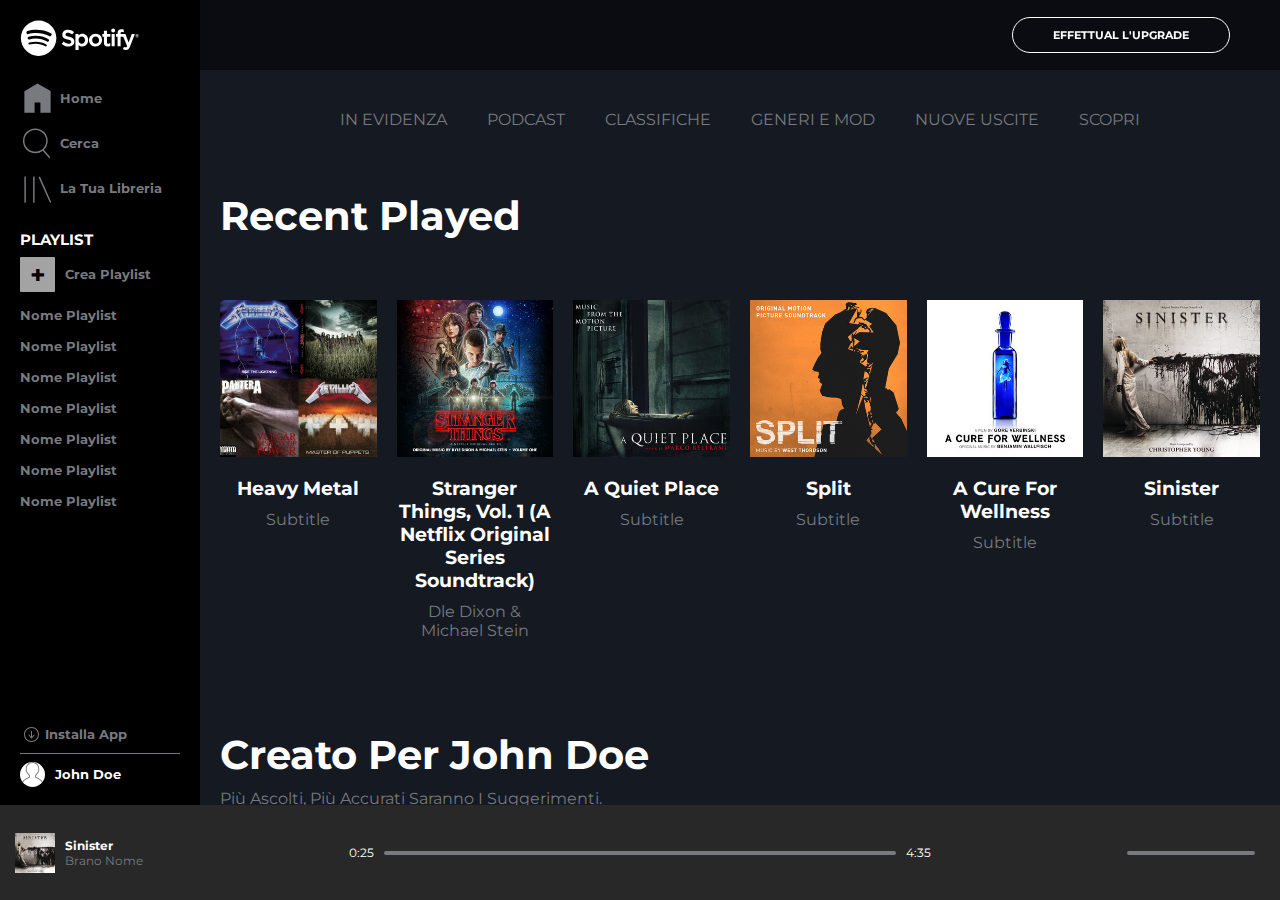
<file: index.html>
<!DOCTYPE html>
<html lang="en">

<head>
  <meta charset="UTF-8">
  <meta name="viewport" content="width=device-width, initial-scale=1.0">
  <link rel="preconnect" href="https://fonts.googleapis.com">
  <link rel="preconnect" href="https://fonts.gstatic.com" crossorigin>
  <link
    href="https://fonts.googleapis.com/css2?family=Montserrat:ital,wght@0,100..900;1,100..900&family=PT+Sans:ital,wght@0,400;0,700;1,400;1,700&family=Rajdhani:wght@300;400;500;600;700&display=swap"
    rel="stylesheet">
  <link rel="stylesheet" href="https://cdnjs.cloudflare.com/ajax/libs/font-awesome/6.5.1/css/all.min.css"
    integrity="sha512-DTOQO9RWCH3ppGqcWaEA1BIZOC6xxalwEsw9c2QQeAIftl+Vegovlnee1c9QX4TctnWMn13TZye+giMm8e2LwA=="
    crossorigin="anonymous" referrerpolicy="no-referrer" /> <!-- Link a Font Awesome-->
  <link rel="stylesheet" href="resources/css/utility.css">
  <link rel="stylesheet" href="resources/css/style.css">
  <link rel="stylesheet" href="resources/css/animation.css">
  <link rel="stylesheet" href="resources/css/media-query.css">
  <title>Spotify-Boolean</title>
</head>

<body id="index">
  <div id="app">
    <div id="main-content">
      <header class="bg-color-nav-background display-flex flex-direction-column overflow-hidden">
        <div class="header-top display-flex flex-direction-column">
          <div id="logo">
            <img class="big-logo" src="resources/img/logo.svg" alt="Spotify logo">
            <img class="small-logo display-none" src="resources/img/logo-small.svg" alt="Spotify logo">
          </div>
          <ul>
            <li class="highlighted display-flex align-items-center">
              <svg class="header-icon" viewBox="0 0 512 512" xmlns="http://www.w3.org/2000/svg">
                <path
                  d="M448 463.746h-149.333v-149.333h-85.334v149.333h-149.333v-315.428l192-111.746 192 110.984v316.19z"
                  fill="" />
              </svg>
              <span><a>home</a></span>
            </li>
            <li class="highlighted display-flex align-items-center ">
              <svg class="header-icon" viewBox="0 0 512 512" xmlns="http://www.w3.org/2000/svg">
                <path
                  d="M349.714 347.937l93.714 109.969-16.254 13.969-93.969-109.969q-48.508 36.825-109.207 36.825-36.826 0-70.476-14.349t-57.905-38.603-38.603-57.905-14.349-70.476 14.349-70.476 38.603-57.905 57.905-38.603 70.476-14.349 70.476 14.349 57.905 38.603 38.603 57.905 14.349 70.476q0 37.841-14.73 71.619t-40.889 58.921zM224 377.397q43.428 0 80.254-21.461t58.286-58.286 21.461-80.254-21.461-80.254-58.286-58.285-80.254-21.46-80.254 21.46-58.285 58.285-21.46 80.254 21.46 80.254 58.285 58.286 80.254 21.461z"
                  fill="" fill-rule="evenodd" />
              </svg>
              <span><a>Cerca</a></span>
            </li>
            <li class="highlighted display-flex align-items-center">
              <svg class="header-icon" viewBox="0 0 512 512" xmlns="http://www.w3.org/2000/svg">
                <path
                  d="M291.301 81.778l166.349 373.587-19.301 8.635-166.349-373.587zM64 463.746v-384h21.334v384h-21.334zM192 463.746v-384h21.334v384h-21.334z"
                  fill="#ffffff" />
              </svg>
              <span><a href="library.html">la tua libreria</a></span>
            </li>
          </ul>
          <div class="header-playlists min-height-0 display-flex flex-direction-column">
            <h3 class="text-transform-uppercase text-color-primary">playlist</h3>
            <ul class="height-100x100 overflow-y-auto">
              <li class="display-flex align-items-center highlighted">
                <div class="plus text-align-center">+</div>
                <span>Crea playlist</span>
              </li>
              <li class="highlighted">Nome playlist</li>
              <li class="highlighted">Nome playlist</li>
              <li class="highlighted">Nome playlist</li>
              <li class="highlighted">Nome playlist</li>
              <li class="highlighted">Nome playlist</li>
              <li class="highlighted">Nome playlist</li>
              <li class="highlighted">Nome playlist</li>
            </ul>
          </div>
        </div>
        <div class="header-bottom bg-color-nav-background">
          <div class="download display-flex align-items-center highlighted">
            <svg class="header-icon" viewBox="0 0 20 20" xmlns="http://www.w3.org/2000/svg">
              <title>Download icon</title>
              <path
                d="M12 11.657V6h-1v5.65L9.076 9.414l-.758.65 3.183 3.702 3.195-3.7-.758-.653L12 11.657zM11.5 2C7.358 2 4 5.358 4 9.5c0 4.142 3.358 7.5 7.5 7.5 4.142 0 7.5-3.358 7.5-7.5C19 5.358 15.642 2 11.5 2zm0 14C7.916 16 5 13.084 5 9.5S7.916 3 11.5 3 18 5.916 18 9.5 15.084 16 11.5 16z"
                fill="#ffffff" fill-rule="evenodd" />
            </svg>
            <span>installa app</span>
          </div>
          <div class="profile display-flex align-items-center">
            <svg class="header-icon circle-container" viewBox="0 0 80 90" xmlns="http://www.w3.org/2000/svg">
              <title>User Icon</title>
              <path
                d="M67.74 61.78l-14.5-8.334c-.735-.422-1.24-1.145-1.385-1.98-.145-.835.088-1.685.638-2.33l5.912-6.93c3.747-4.378 5.81-9.967 5.81-15.737v-2.256c0-6.668-2.792-13.108-7.658-17.67C51.622 1.92 45.17-.386 38.392.054c-12.677.82-22.607 11.772-22.607 24.934v1.483c0 5.77 2.063 11.36 5.81 15.736l5.912 6.933c.55.644.783 1.493.638 2.33-.143.834-.648 1.556-1.383 1.98l-14.494 8.33C4.7 66.077 0 74.15 0 82.844v6.76h3.333v-6.76c0-7.5 4.055-14.46 10.59-18.174l14.5-8.334c1.597-.918 2.692-2.487 3.007-4.302.315-1.815-.19-3.66-1.387-5.06l-5.913-6.936c-3.23-3.775-5.01-8.594-5.01-13.57v-1.484c0-11.41 8.562-20.9 19.488-21.608 5.85-.377 11.415 1.61 15.67 5.598 4.26 3.992 6.605 9.404 6.605 15.24v2.254c0 4.976-1.778 9.796-5.01 13.57l-5.915 6.935c-1.195 1.4-1.7 3.246-1.386 5.06.313 1.816 1.41 3.385 3.008 4.303l14.507 8.338c6.525 3.71 10.58 10.67 10.58 18.17v6.76H80v-6.76c0-8.695-4.7-16.768-12.26-21.063z"
                fill="#ffffff" fill-rule="evenodd" />
            </svg>
            <span class="text-color-primary margin-left5">John Doe</span>
          </div>
        </div>
      </header>

      <div id="content" class="bg-color-content-background overflow-y-auto padding-top80 text-color-primary">
        <div id="upgrade-banner" class=" display-flex align-items-center justify-content-flex-end">
          <h3 class="upgrade text-transform-uppercase pointer">effettual l'upgrade</h3>
        </div>
        <div class="playlists-container padding-20">

          <ul class="text-transform-uppercase display-flex justify-content-center text-color-text-not-highlighted">
            <li><a class="highlighted" href="www.google.it">in evidenza<div class="green-bar-x"></div></a>
            </li>
            <li><a class="highlighted" href="www.google.it">podcast <div class="green-bar-x"></div> </a></li>
            <li><a class="highlighted" href="www.google.it">classifiche <div class="green-bar-x"></div> </a></li>
            <li><a class="highlighted" href="www.google.it">generi e mod <div class="green-bar-x"></div> </a></li>
            <li><a class="highlighted" href="www.google.it">nuove uscite <div class="green-bar-x"></div> </a></li>
            <li><a class="highlighted" href="www.google.it">scopri <div class="green-bar-x"></div> </a></li>
          </ul>

          <section class="recent-playlist">
            <h2>recent played</h2>
            <div class="playlists display-flex gap-20">
              <div class="single-playlist text-align-center">
                <div class="playlist-img-container">
                  <img src="resources/img/metal_lifting.jpg" alt="Heavy Metal">
                  <div class="play-hover "><i class="fa-regular fa-circle-play"></i></div>
                </div>
                <h3>Heavy Metal</h3>
                <p>subtitle</p>
              </div>
              <div class="single-playlist text-align-center">
                <div class="playlist-img-container">
                  <img src="resources/img/stranger.jpeg" alt="Stranger Things">
                  <div class="play-hover "><i class="fa-regular fa-circle-play"></i></div>
                </div>
                <h3>Stranger Things, Vol. 1 (a Netflix Original Series Soundtrack)</h3>
                <p>Dle Dixon &amp; Michael Stein</p>
              </div>
              <div class="single-playlist text-align-center">
                <div class="playlist-img-container">
                  <img src="resources/img/aquietplace.jpeg" alt="A quiet place">
                  <div class="play-hover "><i class="fa-regular fa-circle-play"></i></div>
                </div>
                <h3>A Quiet Place</h3>
                <p>subtitle</p>
              </div>
              <div class="single-playlist text-align-center">
                <div class="playlist-img-container">
                  <img src="resources/img/split.jpeg" alt="Split">
                  <div class="play-hover "><i class="fa-regular fa-circle-play"></i></div>
                </div>
                <h3>Split</h3>
                <p>subtitle</p>
              </div>
              <div class="single-playlist text-align-center">
                <div class="playlist-img-container">
                  <img src="resources/img/cure.jpeg" alt="A cure for wellness">
                  <div class="play-hover "><i class="fa-regular fa-circle-play"></i></div>
                </div>
                <h3>A cure for wellness</h3>
                <p>subtitle</p>
              </div>
              <div class="single-playlist text-align-center">
                <div class="playlist-img-container">
                  <img src="resources/img/sinister.jpeg" alt="sinister">
                  <div class="play-hover "><i class="fa-regular fa-circle-play"></i></div>
                </div>
                <h3>Sinister</h3>
                <p>subtitle</p>
              </div>
            </div>
          </section>

          <section class="created-for">
            <h2>creato per John Doe</h2>
            <p>più ascolti, più accurati saranno i suggerimenti.</p>
            <div class="playlists display-flex gap-20">
              <div class="single-playlist text-align-center">
                <div class="playlist-img-container">
                  <img src="resources/img/radar.jpeg" alt="Release rader">
                  <div class="play-hover "><i class="fa-regular fa-circle-play"></i></div>
                </div>
                <h3>Release rader</h3>
              </div>
              <div class="single-playlist text-align-center">
                <div class="playlist-img-container">
                  <img src="resources/img/mixdaily.jpeg" alt="Daily Mix 1">
                  <div class="play-hover "><i class="fa-regular fa-circle-play"></i></div>
                </div>
                <h3>Daily Mix 1</h3>
              </div>
            </div>
          </section>

          <section class="Popular artists">
            <h2>artisti più popolari</h2>
            <p>più ascolti, più accurati saranno i suggerimenti.</p>
            <div class="playlists display-flex gap-20">
              <div class="single-playlist text-align-center">
                <div class="playlist-img-container circle-container">
                  <img class="circle-img" src="resources/img/youg.jpeg" alt="Lana del Rey">
                  <div class="play-hover "><i class="fa-regular fa-circle-play"></i></div>
                </div>
                <h3>Lana del Rey</h3>
              </div>
              <div class="single-playlist text-align-center">
                <div class="playlist-img-container circle-container">
                  <img class="circle-img" src="resources/img/einaudi.jpeg" alt="Ludovico Einaudi">
                  <div class="play-hover "><i class="fa-regular fa-circle-play"></i></div>
                </div>
                <h3>Ludovico Einaudi</h3>
              </div>
            </div>
          </section>

        </div>
      </div>
    </div>

    <div id="toolbar" class="bg-color-toolbar-background display-flex justify-content-space-between align-items-center">
      <div class="toolbar-left display-flex align-items-center">
        <div class="track display-flex align-items-center">
          <div class="track-img img-container">
            <img src="resources/img/sinister.jpeg" alt="Sinister song">
          </div>
          <div class="song-information font-size-em-75">
            <h4 class="text-color-primary">Sinister</h4>
            <p><a class="hover-underline highlighted" href="www.google.it">Brano Nome</a></p>
          </div>

        </div>
        <div class="add-to-favorites display-flex">
          <i class="fa-regular fa-heart highlighted"></i>
          <i class="fa-regular fa-folder-open highlighted"></i>
        </div>
      </div>
      <div class="toolbar-center display-flex flex-direction-column align-items-center text-color-primary">
        <div class="toolbar-center-top display-flex align-items-center justify-content-space-between gap-10">
          <i class="fa-solid fa-shuffle"></i>
          <i class="fa-solid fa-backward-step"></i>
          <i class="fa-regular fa-circle-play font-size-em-200">
          </i>
          <i class="fa-solid fa-forward-step"></i>
          <i class="fa-solid fa-rotate-right"></i>
        </div>
        <div class="toolbar-center-bottom display-flex align-items-center ">
          <div class="time font-size-em-75">0:25</div>
          <div class="progress position-relative">
            <div class="play-bar-hover display-none">
              <div class="play-bar-active"></div>
              <i class="fa-solid fa-circle margin-0"></i>
            </div>
          </div>
          <div class="duration font-size-em-75">4:35</div>
        </div>
      </div>
      <div class="toolbar-right display-flex align-items-center text-color-primary">
        <i class="fa-solid fa-list-ul"></i>
        <i class="fa-solid fa-desktop"></i>
        <i class="fa-solid fa-volume-high position-relative">
          <div class="vertical-volume-container display-none">
            <div class="volume-bar-y"></div>
          </div>
        </i>
        <div class="volume-bar-x position-relative">
          <div class="audio-bar-hover display-none">
            <div class="audio-bar-active"></div>
            <i class="fa-solid fa-circle margin-0"></i>
          </div>
        </div>
      </div>
    </div>
  </div>
</body>

<style>
</style>

</html>
</file>
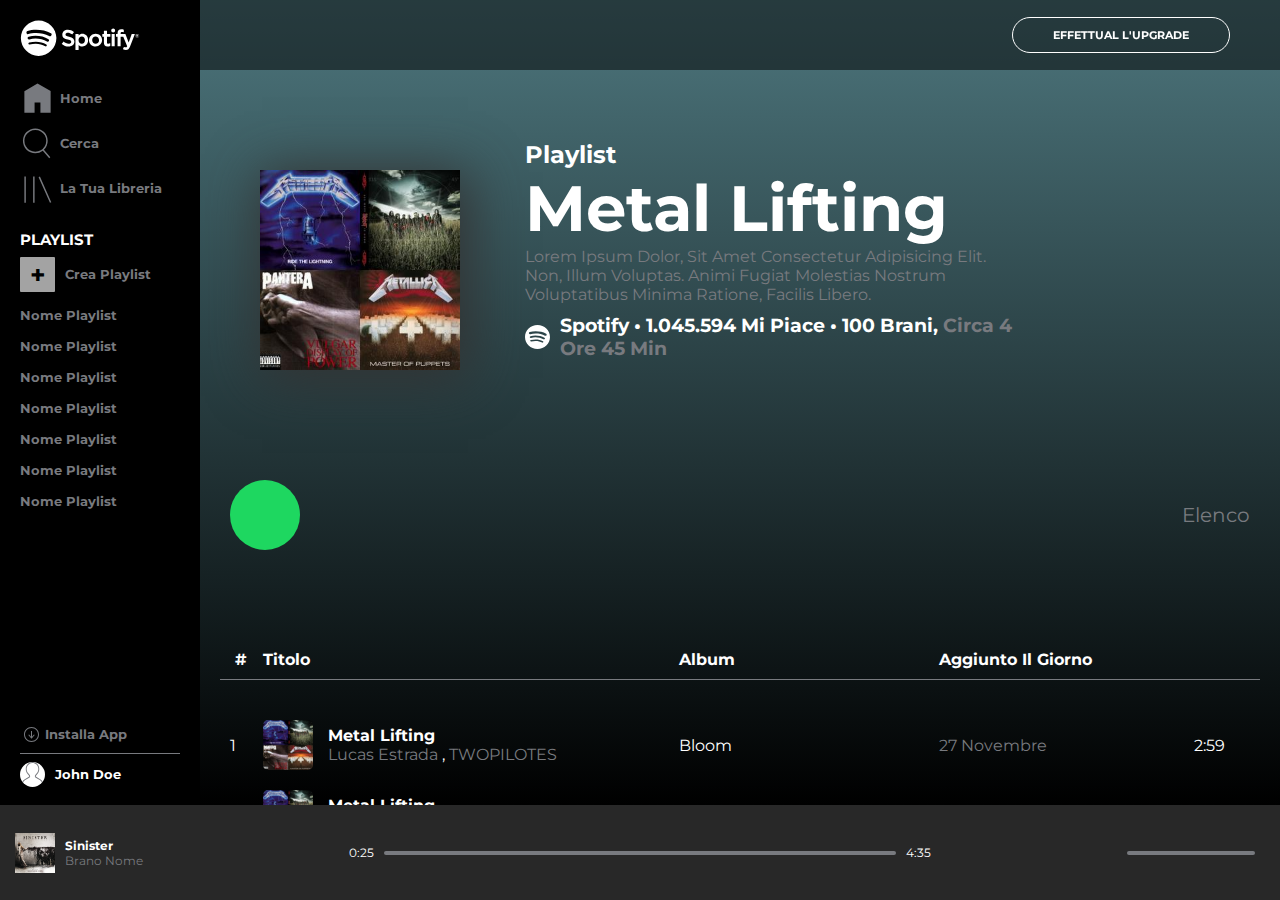
<file: library.html>
<!DOCTYPE html>
<html lang="en">

<head>
  <meta charset="UTF-8">
  <meta name="viewport" content="width=device-width, initial-scale=1.0">
  <link rel="preconnect" href="https://fonts.googleapis.com">
  <link rel="preconnect" href="https://fonts.gstatic.com" crossorigin>
  <link
    href="https://fonts.googleapis.com/css2?family=Montserrat:ital,wght@0,100..900;1,100..900&family=PT+Sans:ital,wght@0,400;0,700;1,400;1,700&family=Rajdhani:wght@300;400;500;600;700&display=swap"
    rel="stylesheet">
  <link rel="stylesheet" href="https://cdnjs.cloudflare.com/ajax/libs/font-awesome/6.5.1/css/all.min.css"
    integrity="sha512-DTOQO9RWCH3ppGqcWaEA1BIZOC6xxalwEsw9c2QQeAIftl+Vegovlnee1c9QX4TctnWMn13TZye+giMm8e2LwA=="
    crossorigin="anonymous" referrerpolicy="no-referrer" /> <!-- Link a Font Awesome-->
  <link rel="stylesheet" href="resources/css/utility.css">
  <link rel="stylesheet" href="resources/css/style.css">
  <link rel="stylesheet" href="resources/css/animation.css">
  <link rel="stylesheet" href="resources/css/media-query.css">
  <title>Library-Spotify-Boolean</title>
</head>

<body id="library">
  <div id="app">
    <div id="main-content">
      <header class="bg-color-nav-background display-flex flex-direction-column overflow-hidden">
        <div class="header-top display-flex flex-direction-column">
          <div id="logo">
            <img class="big-logo" src="resources/img/logo.svg" alt="Spotify logo">
            <img class="small-logo display-none" src="resources/img/logo-small.svg" alt="Spotify logo">
          </div>
          <ul>
            <li class="highlighted display-flex align-items-center">
              <svg class="header-icon" viewBox="0 0 512 512" xmlns="http://www.w3.org/2000/svg">
                <path
                  d="M448 463.746h-149.333v-149.333h-85.334v149.333h-149.333v-315.428l192-111.746 192 110.984v316.19z"
                  fill="" />
              </svg>
              <span><a>home</a></span>
            </li>
            <li class="highlighted display-flex align-items-center ">
              <svg class="header-icon" viewBox="0 0 512 512" xmlns="http://www.w3.org/2000/svg">
                <path
                  d="M349.714 347.937l93.714 109.969-16.254 13.969-93.969-109.969q-48.508 36.825-109.207 36.825-36.826 0-70.476-14.349t-57.905-38.603-38.603-57.905-14.349-70.476 14.349-70.476 38.603-57.905 57.905-38.603 70.476-14.349 70.476 14.349 57.905 38.603 38.603 57.905 14.349 70.476q0 37.841-14.73 71.619t-40.889 58.921zM224 377.397q43.428 0 80.254-21.461t58.286-58.286 21.461-80.254-21.461-80.254-58.286-58.285-80.254-21.46-80.254 21.46-58.285 58.285-21.46 80.254 21.46 80.254 58.285 58.286 80.254 21.461z"
                  fill="" fill-rule="evenodd" />
              </svg>
              <span><a>Cerca</a></span>
            </li>
            <li class="highlighted display-flex align-items-center">
              <svg class="header-icon" viewBox="0 0 512 512" xmlns="http://www.w3.org/2000/svg">
                <path
                  d="M291.301 81.778l166.349 373.587-19.301 8.635-166.349-373.587zM64 463.746v-384h21.334v384h-21.334zM192 463.746v-384h21.334v384h-21.334z"
                  fill="#ffffff" />
              </svg>
              <span><a href="library.html">la tua libreria</a></span>
            </li>
          </ul>
          <div class="header-playlists min-height-0 display-flex flex-direction-column">
            <h3 class="text-transform-uppercase text-color-primary">playlist</h3>
            <ul class="height-100x100 overflow-y-auto">
              <li class="display-flex align-items-center highlighted">
                <div class="plus text-align-center">+</div>
                <span>Crea playlist</span>
              </li>
              <li class="highlighted">Nome playlist</li>
              <li class="highlighted">Nome playlist</li>
              <li class="highlighted">Nome playlist</li>
              <li class="highlighted">Nome playlist</li>
              <li class="highlighted">Nome playlist</li>
              <li class="highlighted">Nome playlist</li>
              <li class="highlighted">Nome playlist</li>
            </ul>
          </div>
        </div>
        <div class="header-bottom bg-color-nav-background">
          <div class="download display-flex align-items-center highlighted">
            <svg class="header-icon" viewBox="0 0 20 20" xmlns="http://www.w3.org/2000/svg">
              <title>Download icon</title>
              <path
                d="M12 11.657V6h-1v5.65L9.076 9.414l-.758.65 3.183 3.702 3.195-3.7-.758-.653L12 11.657zM11.5 2C7.358 2 4 5.358 4 9.5c0 4.142 3.358 7.5 7.5 7.5 4.142 0 7.5-3.358 7.5-7.5C19 5.358 15.642 2 11.5 2zm0 14C7.916 16 5 13.084 5 9.5S7.916 3 11.5 3 18 5.916 18 9.5 15.084 16 11.5 16z"
                fill="#ffffff" fill-rule="evenodd" />
            </svg>
            <span>installa app</span>
          </div>
          <div class="profile display-flex align-items-center">
            <svg class="header-icon circle-container" viewBox="0 0 80 90" xmlns="http://www.w3.org/2000/svg">
              <title>User Icon</title>
              <path
                d="M67.74 61.78l-14.5-8.334c-.735-.422-1.24-1.145-1.385-1.98-.145-.835.088-1.685.638-2.33l5.912-6.93c3.747-4.378 5.81-9.967 5.81-15.737v-2.256c0-6.668-2.792-13.108-7.658-17.67C51.622 1.92 45.17-.386 38.392.054c-12.677.82-22.607 11.772-22.607 24.934v1.483c0 5.77 2.063 11.36 5.81 15.736l5.912 6.933c.55.644.783 1.493.638 2.33-.143.834-.648 1.556-1.383 1.98l-14.494 8.33C4.7 66.077 0 74.15 0 82.844v6.76h3.333v-6.76c0-7.5 4.055-14.46 10.59-18.174l14.5-8.334c1.597-.918 2.692-2.487 3.007-4.302.315-1.815-.19-3.66-1.387-5.06l-5.913-6.936c-3.23-3.775-5.01-8.594-5.01-13.57v-1.484c0-11.41 8.562-20.9 19.488-21.608 5.85-.377 11.415 1.61 15.67 5.598 4.26 3.992 6.605 9.404 6.605 15.24v2.254c0 4.976-1.778 9.796-5.01 13.57l-5.915 6.935c-1.195 1.4-1.7 3.246-1.386 5.06.313 1.816 1.41 3.385 3.008 4.303l14.507 8.338c6.525 3.71 10.58 10.67 10.58 18.17v6.76H80v-6.76c0-8.695-4.7-16.768-12.26-21.063z"
                fill="#ffffff" fill-rule="evenodd" />
            </svg>
            <span class="text-color-primary margin-left5">John Doe</span>
          </div>
        </div>
      </header>

      <div id="content" class="overflow-y-auto padding-top80 text-color-primary">
        <div id="upgrade-banner" class=" display-flex align-items-center justify-content-flex-end">
          <h3 class="upgrade text-transform-uppercase pointer">effettual l'upgrade</h3>
        </div>

        <section id="active-song" class="display-flex align-items-flex-end">
          <div class="img-container">
            <img src="resources/img/metal_lifting.jpg" alt="metal lifiting song image">
          </div>
          <div class="song-information">
            <h6 class="font-size-em-150">playlist</h6>
            <h2>Metal Lifting</h2>
            <p>Lorem ipsum dolor, sit amet consectetur adipisicing elit. Non, illum voluptas. Animi fugiat molestias
              nostrum voluptatibus minima ratione, facilis libero.</p>
            <div class="likes display-flex align-items-center gap-10">
              <div class="small-logo-container">
                <img src="resources/img/logo-small.svg" alt="Spotify logo">
              </div>
              <h3>
                <a href="#" class="hover-underline">Spotify</a> &#x2022; 1.045.594 Mi piace &#x2022; 100 brani, <span
                  class="text-color-text-not-highlighted">circa 4 ore 45 min</span>
              </h3>
            </div>
          </div>
          <div class="song-animation">

          </div>
        </section>

        <section id="playlist-command" class="display-flex align-items-center justify-content-space-between">
          <div class="display-flex align-items-center gap-20 justify-content-space-between font-size-em-300">
            <div class="play-container">
              <i class="fa-solid fa-play pointer font-size-rem-150 text-color-nav-background"></i>
            </div>

            <i class="fa-regular fa-heart pointer text-color-text-not-highlighted hover-text-color-primary"></i>
            <i class="fa-solid fa-ellipsis text-color-text-not-highlighted hover-text-color-primary pointer"></i>
          </div>
          <div class="text-color-text-not-highlighted font-size-em-125 display-flex align-items-center gap-10">
            <span class="">Elenco</span>
            <i class="fa-solid fa-list pointer hover-text-color-primary"></i>
          </div>
        </section>

        <section id="active-playlist">
          <table class="width-100x100">
            <thead>
              <tr>
                <th class="text-align-center">&#35;</th>
                <th class="width-40x100">Titolo</th>
                <th class="width-25x100">Album</th>
                <th>Aggiunto il giorno</th>
                <th class="text-align-center"><i class="fa-regular fa-clock"></i></th>
              </tr>
            </thead>
            <tbody>
              <tr class="fix-height">
                <td></td>
              </tr>
              <tr>
                <td><span>1</span>
                  <i class="fa-solid fa-play display-none font-size-em-75 pointer"></i>
                </td>
                <td class="display-flex align-items-center">
                  <div class="small-img-container">
                    <img src="resources/img/metal_lifting.jpg" alt="metal song icon">
                  </div>
                  <div class="small-info">
                    <h4>Metal Lifting</h4>
                    <p class="hover-underline hover-text-color-primary pointer display-inline">Lucas Estrada</p>
                    &#44;
                    <p class="hover-underline hover-text-color-primary pointer display-inline">TWOPILOTES</p>
                  </div>
                </td>
                <td class="hover-underline pointer">Bloom</td>
                <td class="text-color-text-not-highlighted">27 Novembre</td>
                <td class="text-align-center">
                  <i
                    class="fa-regular fa-heart pointer margin-right20 text-color-text-not-highlighted opacity-0 hover-text-color-primary"></i>
                  <span>2:59</span>
                  <i
                    class="fa-solid fa-ellipsis pointer margin-left10 text-color-text-not-highlighted opacity-0 hover-text-color-primary"></i>
                </td>
              </tr>
              <tr>
                <td><span>1</span>
                  <i class="fa-solid fa-play display-none font-size-em-75 pointer"></i>
                </td>
                <td class="display-flex align-items-center">
                  <div class="small-img-container">
                    <img src="resources/img/metal_lifting.jpg" alt="metal song icon">
                  </div>
                  <div class="small-info">
                    <h4>Metal Lifting</h4>
                    <p class="hover-underline hover-text-color-primary pointer display-inline">Lucas Estrada</p>
                    &#44;
                    <p class="hover-underline hover-text-color-primary pointer display-inline">TWOPILOTES</p>
                  </div>
                </td>
                <td class="hover-underline pointer">Bloom</td>
                <td class="text-color-text-not-highlighted">27 Novembre</td>
                <td class="text-align-center">
                  <i
                    class="fa-regular fa-heart pointer margin-right20 text-color-text-not-highlighted opacity-0 hover-text-color-primary"></i>
                  <span>2:59</span>
                  <i
                    class="fa-solid fa-ellipsis pointer margin-left10 text-color-text-not-highlighted opacity-0 hover-text-color-primary"></i>
                </td>
              </tr>
              <tr>
                <td><span>2</span>
                  <i class="fa-solid fa-play display-none font-size-em-75 pointer"></i>
                </td>
                <td class="display-flex align-items-center">
                  <div class="small-img-container">
                    <img src="resources/img/metal_lifting.jpg" alt="metal song icon">
                  </div>
                  <div class="small-info">
                    <h4>Metal Lifting</h4>
                    <p class="hover-underline hover-text-color-primary pointer display-inline">Lucas Estrada</p>
                    &#44;
                    <p class="hover-underline hover-text-color-primary pointer display-inline">TWOPILOTES</p>
                  </div>
                </td>
                <td class="hover-underline pointer">Bloom</td>
                <td class="text-color-text-not-highlighted">27 Novembre</td>
                <td class="text-align-center">
                  <i
                    class="fa-regular fa-heart pointer margin-right20 text-color-text-not-highlighted opacity-0 hover-text-color-primary"></i>
                  <span>2:59</span>
                  <i
                    class="fa-solid fa-ellipsis pointer margin-left10 text-color-text-not-highlighted opacity-0 hover-text-color-primary"></i>
                </td>
              </tr>
              <tr>
                <td><span>3</span>
                  <i class="fa-solid fa-play display-none font-size-em-75 pointer"></i>
                </td>
                <td class="display-flex align-items-center">
                  <div class="small-img-container">
                    <img src="resources/img/metal_lifting.jpg" alt="metal song icon">
                  </div>
                  <div class="small-info">
                    <h4>Metal Lifting</h4>
                    <p class="hover-underline hover-text-color-primary pointer display-inline">Lucas Estrada</p>
                    &#44;
                    <p class="hover-underline hover-text-color-primary pointer display-inline">TWOPILOTES</p>
                  </div>
                </td>
                <td class="hover-underline pointer">Bloom</td>
                <td class="text-color-text-not-highlighted">27 Novembre</td>
                <td class="text-align-center">
                  <i
                    class="fa-regular fa-heart pointer margin-right20 text-color-text-not-highlighted opacity-0 hover-text-color-primary"></i>
                  <span>2:59</span>
                  <i
                    class="fa-solid fa-ellipsis pointer margin-left10 text-color-text-not-highlighted opacity-0 hover-text-color-primary"></i>
                </td>
              </tr>
              <tr>
                <td><span>4</span>
                  <i class="fa-solid fa-play display-none font-size-em-75 pointer"></i>
                </td>
                <td class="display-flex align-items-center">
                  <div class="small-img-container">
                    <img src="resources/img/metal_lifting.jpg" alt="metal song icon">
                  </div>
                  <div class="small-info">
                    <h4>Metal Lifting</h4>
                    <p class="hover-underline hover-text-color-primary pointer display-inline">Lucas Estrada</p>
                    &#44;
                    <p class="hover-underline hover-text-color-primary pointer display-inline">TWOPILOTES</p>
                  </div>
                </td>
                <td class="hover-underline pointer">Bloom</td>
                <td class="text-color-text-not-highlighted">27 Novembre</td>
                <td class="text-align-center">
                  <i
                    class="fa-regular fa-heart pointer margin-right20 text-color-text-not-highlighted opacity-0 hover-text-color-primary"></i>
                  <span>2:59</span>
                  <i
                    class="fa-solid fa-ellipsis pointer margin-left10 text-color-text-not-highlighted opacity-0 hover-text-color-primary"></i>
                </td>
              </tr>
              <tr>
                <td><span>5</span>
                  <i class="fa-solid fa-play display-none font-size-em-75 pointer"></i>
                </td>
                <td class="display-flex align-items-center">
                  <div class="small-img-container">
                    <img src="resources/img/metal_lifting.jpg" alt="metal song icon">
                  </div>
                  <div class="small-info">
                    <h4>Metal Lifting</h4>
                    <p class="hover-underline hover-text-color-primary pointer display-inline">Lucas Estrada</p>
                    &#44;
                    <p class="hover-underline hover-text-color-primary pointer display-inline">TWOPILOTES</p>
                  </div>
                </td>
                <td class="hover-underline pointer">Bloom</td>
                <td class="text-color-text-not-highlighted">27 Novembre</td>
                <td class="text-align-center">
                  <i
                    class="fa-regular fa-heart pointer margin-right20 text-color-text-not-highlighted opacity-0 hover-text-color-primary"></i>
                  <span>2:59</span>
                  <i
                    class="fa-solid fa-ellipsis pointer margin-left10 text-color-text-not-highlighted opacity-0 hover-text-color-primary"></i>
                </td>
              </tr>
              <tr>
                <td><span>6</span>
                  <i class="fa-solid fa-play display-none font-size-em-75 pointer"></i>
                </td>
                <td class="display-flex align-items-center">
                  <div class="small-img-container">
                    <img src="resources/img/metal_lifting.jpg" alt="metal song icon">
                  </div>
                  <div class="small-info">
                    <h4>Metal Lifting</h4>
                    <p class="hover-underline hover-text-color-primary pointer display-inline">Lucas Estrada</p>
                    &#44;
                    <p class="hover-underline hover-text-color-primary pointer display-inline">TWOPILOTES</p>
                  </div>
                </td>
                <td class="hover-underline pointer">Bloom</td>
                <td class="text-color-text-not-highlighted">27 Novembre</td>
                <td class="text-align-center">
                  <i
                    class="fa-regular fa-heart pointer margin-right20 text-color-text-not-highlighted opacity-0 hover-text-color-primary"></i>
                  <span>2:59</span>
                  <i
                    class="fa-solid fa-ellipsis pointer margin-left10 text-color-text-not-highlighted opacity-0 hover-text-color-primary"></i>
                </td>
              </tr>
              <tr>
                <td><span>7</span>
                  <i class="fa-solid fa-play display-none font-size-em-75 pointer"></i>
                </td>
                <td class="display-flex align-items-center">
                  <div class="small-img-container">
                    <img src="resources/img/metal_lifting.jpg" alt="metal song icon">
                  </div>
                  <div class="small-info">
                    <h4>Metal Lifting</h4>
                    <p class="hover-underline hover-text-color-primary pointer display-inline">Lucas Estrada</p>
                    &#44;
                    <p class="hover-underline hover-text-color-primary pointer display-inline">TWOPILOTES</p>
                  </div>
                </td>
                <td class="hover-underline pointer">Bloom</td>
                <td class="text-color-text-not-highlighted">27 Novembre</td>
                <td class="text-align-center">
                  <i
                    class="fa-regular fa-heart pointer margin-right20 text-color-text-not-highlighted opacity-0 hover-text-color-primary"></i>
                  <span>2:59</span>
                  <i
                    class="fa-solid fa-ellipsis pointer margin-left10 text-color-text-not-highlighted opacity-0 hover-text-color-primary"></i>
                </td>
              </tr>
              <tr>
                <td><span>8</span>
                  <i class="fa-solid fa-play display-none font-size-em-75 pointer"></i>
                </td>
                <td class="display-flex align-items-center">
                  <div class="small-img-container">
                    <img src="resources/img/metal_lifting.jpg" alt="metal song icon">
                  </div>
                  <div class="small-info">
                    <h4>Metal Lifting</h4>
                    <p class="hover-underline hover-text-color-primary pointer display-inline">Lucas Estrada</p>
                    &#44;
                    <p class="hover-underline hover-text-color-primary pointer display-inline">TWOPILOTES</p>
                  </div>
                </td>
                <td class="hover-underline pointer">Bloom</td>
                <td class="text-color-text-not-highlighted">27 Novembre</td>
                <td class="text-align-center">
                  <i
                    class="fa-regular fa-heart pointer margin-right20 text-color-text-not-highlighted opacity-0 hover-text-color-primary"></i>
                  <span>2:59</span>
                  <i
                    class="fa-solid fa-ellipsis pointer margin-left10 text-color-text-not-highlighted opacity-0 hover-text-color-primary"></i>
                </td>
              </tr>
            </tbody>
          </table>
        </section>
      </div>
    </div>

    <div id="toolbar" class="bg-color-toolbar-background display-flex justify-content-space-between align-items-center">
      <div class="toolbar-left display-flex align-items-center">
        <div class="track display-flex align-items-center">
          <div class="track-img img-container">
            <img src="resources/img/sinister.jpeg" alt="Sinister song">
          </div>
          <div class="song-information font-size-em-75">
            <h4 class="text-color-primary">Sinister</h4>
            <p><a class="hover-underline highlighted" href="www.google.it">Brano Nome</a></p>
          </div>

        </div>
        <div class="add-to-favorites display-flex">
          <i class="fa-regular fa-heart highlighted"></i>
          <i class="fa-regular fa-folder-open highlighted"></i>
        </div>
      </div>
      <div class="toolbar-center display-flex flex-direction-column align-items-center text-color-primary">
        <div class="toolbar-center-top display-flex align-items-center justify-content-space-between gap-10">
          <i class="fa-solid fa-shuffle"></i>
          <i class="fa-solid fa-backward-step"></i>
          <i class="fa-regular fa-circle-play font-size-em-200">
          </i>
          <i class="fa-solid fa-forward-step"></i>
          <i class="fa-solid fa-rotate-right"></i>
        </div>
        <div class="toolbar-center-bottom display-flex align-items-center">
          <div class="time font-size-em-75">0:25</div>
          <div class="progress position-relative">
            <div class="play-bar-hover display-none">
              <div class="play-bar-active"></div>
              <i class="fa-solid fa-circle margin-0"></i>
            </div>
          </div>
          <div class="duration font-size-em-75">4:35</div>
        </div>
      </div>
      <div class="toolbar-right display-flex align-items-center text-color-primary">
        <i class="fa-solid fa-list-ul"></i>
        <i class="fa-solid fa-desktop"></i>
        <i class="fa-solid fa-volume-high position-relative">
          <div class="vertical-volume-container display-none">
            <div class="volume-bar-y"></div>
          </div>
        </i>
        <div class="volume-bar-x position-relative">
          <div class="audio-bar-hover display-none">
            <div class="audio-bar-active"></div>
            <i class="fa-solid fa-circle margin-0"></i>
          </div>
        </div>
      </div>
    </div>
  </div>
</body>

<style>
</style>

</html>
</file>
<file: resources/css/style.css>
/*COLORS*/

:root {
  --color-content-background: #141922;
  --color-nav-background: #000000;
  --color-primary: #ffffff;
  --color-toolbar-background: #282828;
  --color-text-not-highlighted: #787a7f;
  --color-text-highlighted: #d2d2d2;
  --color-new-playlists: #a3a3a3;
  --color-text-underscore: #adff2f;
  --color-big-light-blue: #4d767d;
  --color-button-librart: #1ED760;
}

.text-color-content-background {
  color: var(--color-content-background);
}

.bg-color-content-background {
  background: var(--color-content-background);
}

.text-color-nav-background {
  color: var(--color-nav-background);
}

.bg-color-nav-background {
  background: var(--color-nav-background);
}

.text-color-primary {
  color: var(--color-primary);
}

.bg-color-primary {
  background: var(--color-primary);
}

.text-color-toolbar-background {
  color: var(--color-toolbar-background);
}

.bg-color-toolbar-background {
  background: var(--color-toolbar-background);
}

.text-color-text-not-highlighted {
  color: var(--color-text-not-highlighted);
}

.bg-color-text-not-highlighted {
  background: var(--color-text-not-highlighted);
}

.text-color-text-highlighted {
  color: var(--color-text-highlighted);
}

.bg-color-text-highlighted {
  background: var(--color-text-highlighted);
}

.text-color-new-playlists {
  color: var(--color-new-playlists);
}

.bg-color-new-playlists {
  background: var(--color-new-playlists);
}

.text-color-text-underscore {
  color: var(--color-text-underscore);
}

.bg-color-text-underscore {
  background: var(--color-text-underscore);
}

/*DOCUMENT*/
body {
  font-family: 'Montserrat', sans-serif;
  text-transform: capitalize;
  color: var(--color-text-not-highlighted);
}

img {
  width: 100%;
  display: block;
}

#app {
  height: 100vh
}

a {
  color: inherit;
}

/*UTILITY*/

.circle-container {
  width: 100%;
  aspect-ratio: 1 / 1;
  overflow: hidden;
  border-radius: 50%;
}

.circle-img {
  height: 100%;
  width: 100%;
  object-fit: cover;
  object-position: center;
}

.highlighted:hover {
  color: var(--color-text-highlighted);
  cursor: pointer
}

.hover-text-color-primary:hover {
  color: var(--color-primary);
}

/******MAIN CONTENT****/

#main-content {
  height: calc(100vh - 95px);
  display: flex;
}


/*header*/

header {
  width: 200px;
  height: 100%;
  font-weight: bold;
  font-size: 0.8em;
}

header #logo,
header .header-playlists {
  padding: 20px
}

header .header-bottom {
  padding: 0 20px;
  margin: 10px 0;
}

header .header-playlists li,
.profile,
.download {
  padding: 8px 0;
}

/*header-top*/

.header-top {
  height: calc(100% - 80px);
}

#logo {
  width: 80%;
}

header .header-top>ul li {
  padding: 5px 20px;

}

.plus {
  font-size: 2em;
  width: 35px;
  height: 35px;
  background-color: var(--color-new-playlists);
  line-height: 35px;
  color: var(--color-nav-background);
  border-radius: 1px;
  margin-right: 10px;
}

.header-icon {
  width: 35px;
  margin-right: 5px;
}

.header-icon path {
  fill: var(--color-text-not-highlighted)
}

.download {
  border-bottom: var(--color-text-not-highlighted) 1px solid;
}

.download .header-icon {
  width: 20px;
}


header .header-top>ul li:hover {
  padding: 5px 15px;
  border-left: var(--color-text-underscore) solid 5px;
}

/*header-bottom*/
.header-bottom {
  height: 80px
}

header .profile .header-icon {
  width: 25px;
  background-color: white
}

header li:hover .header-icon path,
header .header-bottom .download:hover .header-icon path {
  fill: var(--color-primary);
}

header li:hover .plus {
  background-color: var(--color-primary);
}



/****CONTENT*****/

#content {
  width: calc(100% - 200px);
  position: relative;
}

/*upgrade-banner*/
#upgrade-banner {
  top: 0;
  height: 70px;
  width: calc(100% - 200px);
  position: fixed;
  z-index: 1000;
  background-color: rgb(0, 0, 0, 0.5);
}

#upgrade-banner .upgrade {
  margin: 0 50px;
  font-size: 0.7em;
  color: var(--color-primary);
  border: var(--color-primary) 1px solid;
  padding: 10px 40px;
  border-radius: 50px;
}

#upgrade-banner .upgrade:hover {
  transform: scale(1.2);
}


/*plalistis + ul*/
#content p {
  color: var(--color-text-not-highlighted);
}

#content ul li {
  padding: 10px 20px;
}

#content ul li a:hover .green-bar-x {
  opacity: 1;
  transition: 0.3s;
}

section {
  padding: 40px 0;
}

#content h2 {
  font-size: 2.5em;
  padding: 10px 0;
}

.playlists {
  padding-top: 50px;
}

.single-playlist h3 {
  padding: 20px 0 10px 0;
}

.single-playlist {
  width: calc((100% - 100px) / 6);
}

/*HOVER & BONUS*/
/*hover img*/

.playlist-img-container {
  position: relative;
  overflow: hidden;
}

.playlist-img-container:hover .play-hover {
  display: flex;
}

.play-hover {
  display: none;
  color: var(--color-primary);
  background-color: rgba(0, 0, 0, 0.5);
  width: 700px;
  height: 700px;
  position: absolute;
  top: 50%;
  left: 50%;
  transform: translate(-50%, -50%);
  align-items: center;
  justify-content: center;
  cursor: pointer;
  font-size: 4em;
}


.green-bar-x {
  height: 2px;
  width: 50%;
  margin: 0 auto;
  opacity: 0;
  background-color: var(--color-text-underscore);
}

/*TOOLBAR*/

#toolbar {
  height: 95px;
  padding: 15px;
}

#toolbar .add-to-favorites {
  padding: 0 20px;
}

#toolbar .track-img {
  width: 40px;
  height: 40px;
  margin-right: 10px;
}

#toolbar i {
  margin: 10px;
  cursor: pointer;
}

#toolbar .toolbar-center {
  padding-bottom: 20px;
}

#toolbar .progress,
#toolbar .active-progress,
#toolbar .volume-bar-x {
  height: 4px;
  border-radius: 10px;
  margin: 0 10px;
  background-color: var(--color-text-not-highlighted);
  cursor: pointer;
}

#toolbar .progress {
  width: 40vw;
}

#toolbar .volume-bar-x {
  width: 10vw;
}

#toolbar .vertical-volume-container {
  position: absolute;
  left: 0;
  bottom: 15px;
  height: 0%;
  width: 20px;
  background-color: var(--color-toolbar-background);
  border-top-left-radius: 5px;
  border-top-right-radius: 5px;
}


#toolbar .volume-bar-y {
  height: calc(100% - 10px);
  margin: 5px auto;
  background-color: var(--color-text-not-highlighted);
  width: 4px;
}

#toolbar .toolbar-right .fa-volume-high:hover .vertical-volume-container {
  animation: open-menu;
  animation-duration: 1s;
  animation-fill-mode: forwards;
}


/*HOVER TOOLBAR*/

#toolbar .toolbar-center-top .fa-circle-play:hover {
  transform: scale(1.2);
}



/*progress hover*/
#toolbar .play-bar-hover {
  position: absolute;
  align-items: center;
  width: 40vw;
  left: 0;
  top: -7px
}

#toolbar .play-bar-hover i,
#toolbar .audio-bar-hover i {
  margin: 0;
}

#toolbar .play-bar-active {
  width: 4vw;
  background-color: #adff2f;
  height: 4px;
  border-radius: 10px;
  cursor: pointer;
}

#toolbar .progress:hover .play-bar-hover,
#toolbar .volume-bar-x:hover .audio-bar-hover {
  display: flex;
}

/*audio*/
#toolbar .audio-bar-hover {
  position: absolute;
  align-items: center;
  width: 10vw;
  left: 0;
  top: -7px
}

#toolbar .audio-bar-active {
  width: 1vw;
  background-color: #adff2f;
  height: 4px;
  border-radius: 10px;
  cursor: pointer;
}

#toolbar .toolbar-center-top .fa-circle-play:hover {
  flex-grow: 1;
  flex-shrink: 0;
}


/***************************************LIBRARY***************************************/

#library section {
  padding: 40px 20px;
}

/**/
#library #content {
  background-image: linear-gradient(var(--color-big-light-blue), rgba(0, 0, 0));
}

#library #active-song .img-container {
  box-shadow: #333232 5px 5px 50px 3px;
  margin: 20px 40px;
}

#library #active-song .song-information {
  width: 60%;
  margin: 20px;
  padding: 0 5px;
}

#library #active-song .song-animation {
  width: 25%;
}

#library #active-song .img-container {
  width: 15%;
  min-width: 200px;
}

#library #active-song h2 {
  font-size: 4em;
  padding: 0
}

#library #active-song .likes {
  padding: 10px 0;
}

#library #active-song .small-logo-container {
  width: 30px;
}

/*Playlist command*/

#library #playlist-command .play-container {
  background-color: var(--color-button-librart);
  margin: 10px 30px 10px 10px;
  padding: 25px;
  border-radius: 50%;
  width: 70px;
  height: 70px;
  display: flex;
  align-items: center;
  justify-content: center;
  cursor: pointer;
}

#library #playlist-command .play-container:hover {
  transform: scale(1.05);
}


/*table*/

#library table {
  text-align: left;
  border-spacing: 0;
  border-collapse: separate;
}


#library table tbody tr td,
#library table thead tr th {
  padding: 10px 0;
}


#library table thead tr th {
  border-bottom: var(--color-text-not-highlighted) solid 1px;
}

#library table tbody tr:first-child td {
  padding-top: 20px;
}

#library table tbody tr td:first-child {
  border-top-left-radius: 10px;
  border-bottom-left-radius: 10px;
  padding-left: 10px;
  padding-right: 10px;
}

#library table tbody tr td:first-child span {
  display: inline-block;
  height: 10px;
  width: 10px;
}

#library table tbody tr td:last-child {
  border-top-right-radius: 10px;
  border-bottom-right-radius: 10px;
  padding-right: 10px;
}


#library table tbody tr:not(.fix-height):hover {
  background-color: rgba(112, 109, 109, 0.5);
}

#library table tbody tr:hover td p {
  color: var(--color-primary);
}

#library table tbody tr:hover td:first-child span {
  display: none;
}

#library table tbody tr:hover td:first-child .fa-play,
#library table tbody tr:hover td:last-child .fa-heart,
#library table tbody tr:hover td:last-child .fa-ellipsis {
  opacity: 1;
  display: inline-block;
}

#library .small-img-container {
  width: 50px;
  height: 50px;
  border-radius: 5px;
  overflow: hidden;
  margin-right: 15px;
}
</file>
<file: resources/css/animation.css>
@keyframes open-menu {
  0% {
    height: 0px;
  }

  100% {
    height: 100px;
  }

}
</file>
<file: resources/css/media-query.css>
/*** MEDIA QUERY - MOBILE FIRST ***/
/*(min-width=da valore fino a infinito)*/

/* @media all and (min-width: 576px) {}

@media all and (min-width: 768px) {}

@media all and (min-width: 992px) {}

@media all and (min-width: 1200px) {}

@media all and (min-width: 1400px) {} */

/*** MEDIA QUERY - DESKTOP FIRST ***/
/*(max-width=da 0 fino a valore)*/

/* @media all and (max-width: 1400px) {}

@media all and (max-width: 1200px) {}

@media all and (max-width: 992px) {}

@media all and (max-width: 768px) {}

@media all and (max-width: 576px) {} */

@media screen and (max-width: 1200px) {

  .playlists,
  .playlists-container ul {
    flex-wrap: wrap;
  }

  .single-playlist {
    width: calc((100% - 60px) / 4);
  }

  /*Library <1200px*/
  #library #active-song h2 {
    font-size: 2.8em;
  }

  #library #active-song .song-animation {
    display: none;
  }
}


@media screen and (max-width: 992px) {

  .single-playlist {
    width: calc((100% - 20px) / 2);
  }

  /*TOOLBAR*/
  #toolbar .add-to-favorites {
    flex-direction: column;
  }

  #toolbar .volume-bar-x {
    display: none;
  }

  #toolbar .vertical-volume-container {
    display: block;
  }

  /*Library <992px*/
  #library #active-song .song-information p,
  #library #active-song .song-information .likes .small-logo-container,
  #library table tbody tr td:nth-child(4),
  #library table thead tr th:nth-child(4) {
    display: none;
  }

  #library #active-song .song-information:not(h2) {
    font-size: 0.65em;
  }

  #library #active-song h2 {
    font-size: 1.75rem;
  }

}


@media screen and (max-width: 768px) {

  #content {
    min-width: calc(550px - 60px);
  }


  .single-playlist {
    width: 100%;
    padding-top: 50px
  }

  header {
    width: 60px;
  }

  #content {
    width: calc(100% - 60px);
  }

  #upgrade-banner {
    width: calc(100% - 60px);
  }

  header .header-top {
    display: flex;
    flex-direction: column;
    align-items: center;
  }


  header .header-top li,
  header .header-bottom .download,
  header .header-bottom .profile {
    justify-content: center;
  }

  .header-icon {
    margin: 0;
  }

  header #logo {
    padding: 10px 2px;
  }

  header .header-playlists,
  header .header-bottom {
    padding: 10px;
  }

  header span,
  header .header-playlists,
  header .header-top .big-logo,
  .green-bar-y {
    display: none;
  }

  header .header-top .small-logo {
    display: block;
  }

  header .header-bottom .download {
    border-bottom: none;
  }


  /*TOOLBAR*/

  #toolbar .toolbar-left {
    flex-direction: column;
  }

  #toolbar .add-to-favorites {
    flex-direction: row;
    padding-left: 0;
  }

  #toolbar .track-img {
    display: none;
  }
}

@media screen and (max-height: 576px) {
  #upgrade-banner {
    display: none;
  }

  #content {
    padding-top: 0;
    min-height: 0;
  }
}
</file>
<file: resources/css/utility.css>
/*********************** RESET **********************/

* {
  box-sizing: border-box;
  margin: 0;
  padding: 0;
}

a {
  text-decoration: none;
}

ul {
  list-style: none;
}

html {
  scroll-behavior: smooth;
}

/*********************** HTML **********************/

.scroll-smooth {
  scroll-behavior: smooth;
}

/*********************** COLOR & BACKGROUND **********************/

:root {
  --white: #ffffff;
  --black: #000000;
  --blue: #0000ff;
  --green: #008000;
  --red: #ff0000;
  --yellow: #ffff00;
  --purple: #800080;
  --orange: #ffa500;
  --grey: #808080;
}

.white {
  color: var(--white);
}

.black {
  color: var(--black);
}

.blue {
  color: var(--blue);
}

.green {
  color: var(--green);
}

.red {
  color: var(--red);
}

.yellow {
  color: var(--yellow);
}

.purple {
  color: var(--purple);
}

.orange {
  color: var(--orange);
}

.grey {
  color: var(--grey);
}

.background-white {
  background-color: var(--white);
}

.background-black {
  background-color: var(--black);
}

.background-blue {
  background-color: var(--blue);
}

.background-green {
  background-color: var(--green);
}

.background-red {
  background-color: var(--red);
}

.background-yellow {
  background-color: var(--yellow);
}

.background-purple {
  background-color: var(--purple);
}

.background-orange {
  background-color: var(--orange);
}

.background-grey {
  background-color: var(--grey);
}





/*********************** CONTAINER  **********************/

.container-1200 {
  max-width: 1200px;
}

.container-1000 {
  max-width: 1000px;
}

.container-800 {
  max-width: 800px;
}

.min-height-400 {
  min-height: 400px;
}

.min-width-400 {
  min-width: 400px;
}

.min-height-300 {
  min-height: 300px;
}

.min-width-300 {
  min-width: 300px;
}

.min-height-200 {
  min-height: 200px;
}

.min-width-200 {
  min-width: 200px;
}

.min-height-100 {
  min-height: 100px;
}

.min-width-100 {
  min-width: 100px;
}

.min-height-0 {
  min-height: 0px;
}

.min-width-0 {
  min-width: 0px;
}

/*** Scales ****/

.aspect-ratio-1-1 {
  aspect-ratio: 1 / 1;
}

.aspect-ratio-16-9 {
  aspect-ratio: 16 / 9;
}

.aspect-ratio-4-3 {
  aspect-ratio: 4 / 3;
}




/*** Dimension % ****/

.width-100x100 {
  width: 100%;
}

.width-90x100 {
  width: 90%;
}

.width-80x100 {
  width: 80%;
}

.width-75x100 {
  width: 25%;
}

.width-70x100 {
  width: 70%;
}

.width-60x100 {
  width: 60%;
}

.width-50x100 {
  width: 50%;
}

.width-40x100 {
  width: 40%;
}

.width-30x100 {
  width: 30%;
}

.width-25x100 {
  width: 25%;
}

.width-20x100 {
  width: 20%;
}

.width-10x100 {
  width: 10%;
}

.height-100x100 {
  height: 100%;
}

.height-90x100 {
  height: 90%;
}

.height-80x100 {
  height: 80%;
}

.height-70x100 {
  height: 70%;
}

.height-60x100 {
  height: 60%;
}

.height-50x100 {
  height: 50%;
}

.height-40x100 {
  height: 40%;
}

.height-30x100 {
  height: 30%;
}

.height-20x100 {
  height: 20%;
}

.height-10x100 {
  height: 10%;
}


/*********************** IMG **********************/

.flip-orizzontally {
  transform: scaleX(-1);
}

.flip-vertically {
  transform: scaleY(-1);
}

.object-fit-cover {
  object-fit: cover;
}

.filter-invert-100 {
  filter: invert(100%);
}

/*********************** TEXT **********************/

/** Font-Size **/

.font-size-rem-25 {
  font-size: 0.25rem;
}

.font-size-rem-50 {
  font-size: 0.5rem;
}

.font-size-rem-75 {
  font-size: 0.75rem;
}

.font-size-rem-100 {
  font-size: 1rem;
}

.font-size-rem-125 {
  font-size: 1.25rem;
}

.font-size-rem-150 {
  font-size: 1.5rem;
}

.font-size-rem-175 {
  font-size: 1.75rem;
}

.font-size-rem-200 {
  font-size: 2rem;
}

.font-size-rem-250 {
  font-size: 2.5rem;
}

.font-size-rem-300 {
  font-size: 3rem;
}

.font-size-em-25 {
  font-size: 0.25em;
}

.font-size-em-50 {
  font-size: 0.5em;
}

.font-size-em-75 {
  font-size: 0.75em;
}

.font-size-em-100 {
  font-size: 1em;
}

.font-size-em-125 {
  font-size: 1.25em;
}

.font-size-em-150 {
  font-size: 1.5em;
}

.font-size-em-175 {
  font-size: 1.75em;
}

.font-size-em-200 {
  font-size: 2em;
}

.font-size-em-250 {
  font-size: 2.5em;
}

.font-size-em-300 {
  font-size: 3em;
}

.font-size-em-400 {
  font-size: 4em;
}

.font-size-em-500 {
  font-size: 5em;
}


/** Font-Stiles **/

.font-style-italic {
  font-style: italic;
}

.font-weight-bold {
  font-weight: bold;
}


/*text position*/

.text-align-center {
  text-align: center;
}

.text-align-right {
  text-align: right;
}

.text-align-left {
  text-align: left;
}

/* text decoration*/

.text-line-through {
  text-decoration: line-through;
}

.text-transform-uppercase {
  text-transform: uppercase;
}

.text-transform-underline {
  text-decoration: underline;
}

.hover-underline:hover {
  text-decoration: underline;
}



/*********************** DISPLAY **********************/
.display-block {
  display: block;
}

.display-inline-block {
  display: inline-block;
}

.display-inline {
  display: inline;
}

.display-none {
  display: none;
}

.display-hidden {
  visibility: hidden;
}

.opacity-0 {
  opacity: 0;
}

.opacity-50x100 {
  opacity: 0.5;
}

.opacity-1 {
  opacity: 1;
}


/*********************** BUTTON **********************/


.btn {
  display: inline-block;
  padding: 10px 18px;
  border-radius: 20px;
  background-color: #ff0000;
  color: #000000;
}

.btn-big {
  display: inline-block;
  padding: 15px 25px;
  border-radius: 40px;
  background-color: #ff0000;
  color: #000000;
}


.btn:hover,
.btn-big:hover {
  box-shadow: 1px 0 10px black;
  transition: 1s;
}


/*********************** DISPLAY: FLEX **********************/


.display-flex {
  display: flex;
}

.flex-wrap {
  flex-wrap: wrap;
}

.flex-direction-column {
  flex-direction: column;
}

.flex-direction-column-reverse {
  flex-direction: column-reverse;
}

.flex-direction-row {
  flex-direction: row;
}

.flex-direction-row-reverse {
  flex-direction: row-reverse;
}

.gap-10 {
  gap: 10px;
}

.gap-20 {
  gap: 20px;
}

.gap-30 {
  gap: 30px;
}

/**/

.justify-content-flex-start {
  justify-content: flex-start;
}

.justify-content-flex-end {
  justify-content: flex-end;
}

.justify-content-space-around {
  justify-content: space-around;
}

.justify-content-center {
  justify-content: center;
}

.justify-content-space-between {
  justify-content: space-between;
}

.justify-content-space-evenly {
  justify-content: space-evenly;
}

/**/

.align-items-flex-start {
  align-items: flex-start;
}

.align-items-flex-end {
  align-items: flex-end;
}

.align-items-center {
  align-items: center;
}

.align-items-stretch {
  align-items: stretch;
}

.align-content-stretch {
  align-content: stretch;
}

.align-content-center {
  align-content: center;
}

.align-content-space-around {
  align-content: space-around;
}

.align-content-space-between {
  align-content: space-between;
}

.align-content-space-evenly {
  align-content: space-evenly;
}




/*Flex Elements*/

.align-self-flex-start {
  align-self: flex-start;
}

.align-self-flex-end {
  align-self: flex-end;
}

.align-self-center {
  align-self: center;
}


/*********************** POSITION **********************/


.position-relative {
  position: relative;
}

.position-absolute {
  position: absolute;
}

.position-fixed {
  position: fixed;
}

.vertical-align-top {
  vertical-align: top;
}

.vertical-align-bottom {
  vertical-align: bottom;
}

.vertical-align-middle {
  vertical-align: middle;
}



/*********************** CURSOR **********************/


.pointer {
  cursor: pointer;
}

.cursor-normal {
  cursor: default;
}


/*********************** OVERFLOW **********************/


.overflow-hidden {
  overflow: hidden;
}

.overflow-y-auto {
  overflow-y: auto;
}






























/******************** MARGIN AND PADDING ************************/

.padding-0 {
  padding: 0px;
}

.padding-5 {
  padding: 5px;
}

.padding-10 {
  padding: 10px;
}

.padding-15 {
  padding: 15px;
}

.padding-20 {
  padding: 20px;
}

.padding-30 {
  padding: 30px;
}

.padding-40 {
  padding: 40px;
}

.padding-50 {
  padding: 50px;
}

.padding-60 {
  padding: 60px;
}

.padding-70 {
  padding: 70px;
}

.padding-80 {
  padding: 80px;
}

.padding-90 {
  padding: 90px;
}

.padding-100 {
  padding: 100px;
}

/**/

.padding-x5-y0 {
  padding: 0 5px;
}

.padding-x10-y0 {
  padding: 0 10px;
}

.padding-x15-y0 {
  padding: 0 15px;
}

.padding-x20-y0 {
  padding: 0 20px;
}

.padding-x30-y0 {
  padding: 0 30px;
}

.padding-x40-y0 {
  padding: 0 40px;
}

.padding-x50-y0 {
  padding: 0 50px;
}

.padding-x60-y0 {
  padding: 0 60px;
}

.padding-x70-y0 {
  padding: 0 70px;
}

.padding-x80-y0 {
  padding: 0 80px;
}

.padding-x90-y0 {
  padding: 0 90px;
}

.padding-x100-y0 {
  padding: 0 100px;
}

/**/

.padding-x5 {
  padding-left: 5px;
  padding-right: 5px;
}

.padding-x10 {
  padding-left: 10px;
  padding-right: 10px;
}

.padding-x15 {
  padding-left: 15px;
  padding-right: 15px;
}

.padding-x20 {
  padding-left: 20px;
  padding-right: 20px;
}

.padding-x30 {
  padding-left: 30px;
  padding-right: 30px;
}

.padding-x40 {
  padding-left: 40px;
  padding-right: 40px;
}

.padding-x50 {
  padding-left: 50px;
  padding-right: 50px;
}

.padding-x60 {
  padding-left: 60px;
  padding-right: 60px;
}

.padding-x70 {
  padding-left: 70px;
  padding-right: 70px;
}

.padding-x80 {
  padding-left: 80px;
  padding-right: 80px;
}

.padding-x90 {
  padding-left: 90px;
  padding-right: 90px;
}

.padding-x100 {
  padding-left: 100px;
  padding-right: 100px;
}

/**/

.padding-x0-y5 {
  padding: 5px 0;
}

.padding-x0-y10 {
  padding: 10px 0;
}

.padding-x0-y15 {
  padding: 15px 0;
}

.padding-x0-y20 {
  padding: 20px 0;
}

.padding-x0-y30 {
  padding: 30px 0;
}

.padding-x0-y40 {
  padding: 40px 0;
}

.padding-x0-y50 {
  padding: 50px 0;
}

.padding-x0-y60 {
  padding: 60px 0;
}

.padding-x0-y70 {
  padding: 70px 0;
}

.padding-x0-y80 {
  padding: 80px 0;
}

.padding-x0-y90 {
  padding: 90px 0;
}

.padding-x0-y100 {
  padding: 100px 0;
}

/**/

.padding-y5 {
  padding-top: 5px;
  padding-bottom: 5px;
}

.padding-y10 {
  padding-top: 10px;
  padding-bottom: 10px;
}

.padding-y15 {
  padding-top: 15px;
  padding-bottom: 15px;
}

.padding-y20 {
  padding-top: 20px;
  padding-bottom: 20px;
}

.padding-y30 {
  padding-top: 30px;
  padding-bottom: 30px;
}

.padding-y40 {
  padding-top: 40px;
  padding-bottom: 40px;
}

.padding-y50 {
  padding-top: 50px;
  padding-bottom: 50px;
}

.padding-y60 {
  padding-top: 60px;
  padding-bottom: 60px;
}

.padding-y70 {
  padding-top: 70px;
  padding-bottom: 70px;
}

.padding-y80 {
  padding-top: 80px;
  padding-bottom: 80px;
}

.padding-y90 {
  padding-top: 90px;
  padding-bottom: 90px;
}

.padding-y100 {
  padding-top: 100px;
  padding-bottom: 100px;
}


/**/

.padding-top0 {
  padding-top: 0px;
}

.padding-top5 {
  padding-top: 5px;
}

.padding-top10 {
  padding-top: 10px;
}

.padding-top15 {
  padding-top: 15px;
}

.padding-top20 {
  padding-top: 20px;
}

.padding-top30 {
  padding-top: 30px;
}

.padding-top40 {
  padding-top: 40px;
}

.padding-top50 {
  padding-top: 50px;
}

.padding-top60 {
  padding-top: 60px;
}

.padding-top70 {
  padding-top: 70px;
}

.padding-top80 {
  padding-top: 80px;
}

.padding-top90 {
  padding-top: 90px;
}

.padding-top100 {
  padding-top: 100px;
}

/**/

.padding-right0 {
  padding-right: 0px;
}

.padding-right5 {
  padding-right: 5px;
}

.padding-right10 {
  padding-right: 10px;
}

.padding-right15 {
  padding-right: 15px;
}

.padding-right20 {
  padding-right: 20px;
}

.padding-right30 {
  padding-right: 30px;
}

.padding-right40 {
  padding-right: 40px;
}

.padding-right50 {
  padding-right: 50px;
}

.padding-right60 {
  padding-right: 60px;
}

.padding-right70 {
  padding-right: 70px;
}

.padding-right80 {
  padding-right: 80px;
}

.padding-right90 {
  padding-right: 90px;
}

.padding-right100 {
  padding-right: 100px;
}

/**/

.padding-bottom0 {
  padding-bottom: 0px;
}

.padding-bottom5 {
  padding-bottom: 5px;
}

.padding-bottom10 {
  padding-bottom: 10px;
}

.padding-bottom15 {
  padding-bottom: 15px;
}

.padding-bottom20 {
  padding-bottom: 20px;
}

.padding-bottom30 {
  padding-bottom: 30px;
}

.padding-bottom40 {
  padding-bottom: 40px;
}

.padding-bottom50 {
  padding-bottom: 50px;
}

.padding-bottom60 {
  padding-bottom: 60px;
}

.padding-bottom70 {
  padding-bottom: 70px;
}

.padding-bottom80 {
  padding-bottom: 80px;
}

.padding-bottom90 {
  padding-bottom: 90px;
}

.padding-bottom100 {
  padding-bottom: 100px;
}

/**/

.padding-left0 {
  padding-left: 0px;
}

.padding-left5 {
  padding-left: 5px;
}

.padding-left10 {
  padding-left: 10px;
}

.padding-left15 {
  padding-left: 15px;
}

.padding-left20 {
  padding-left: 20px;
}

.padding-left30 {
  padding-left: 30px;
}

.padding-left40 {
  padding-left: 40px;
}

.padding-left50 {
  padding-left: 50px;
}

.padding-left60 {
  padding-left: 60px;
}

.padding-left70 {
  padding-left: 70px;
}

.padding-left80 {
  padding-left: 80px;
}

.padding-left90 {
  padding-left: 90px;
}

.padding-left100 {
  padding-left: 100px;
}


.padding-x-5x100 {
  padding-left: 5%;
  padding-right: 5%;
}

.padding-x-10x100 {
  padding-left: 10%;
  padding-right: 10%;
}

.padding-x-20x100 {
  padding-left: 20%;
  padding-right: 20%;
}

.padding-x-25x100 {
  padding-left: 25%;
  padding-right: 25%;
}

.padding-x-30x100 {
  padding-left: 30%;
  padding-right: 30%;
}

.padding-x-40x100 {
  padding-left: 40%;
  padding-right: 40%;
}

.padding-x-50x100 {
  padding-left: 50%;
  padding-right: 50%;
}

.padding-x-60x100 {
  padding-left: 60%;
  padding-right: 60%;
}

.padding-x-70x100 {
  padding-left: 70%;
  padding-right: 70%;
}

.padding-x-80x100 {
  padding-left: 80%;
  padding-right: 80%;
}

.padding-x-90x100 {
  padding-left: 90%;
  padding-right: 90%;
}

.padding-x-100x100 {
  padding-left: 100%;
  padding-right: 100%;
}

.padding-right-5x100 {
  padding-right: 5%;
}

.padding-right-10x100 {
  padding-right: 10%;
}

.padding-right-20x100 {
  padding-right: 20%;
}

.padding-right-25x100 {
  padding-right: 25%;
}

.padding-right-30x100 {
  padding-right: 30%;
}

.padding-right-40x100 {
  padding-right: 40%;
}

.padding-right-50x100 {
  padding-right: 50%;
}

.padding-right-60x100 {
  padding-right: 60%;
}

.padding-right-70x100 {
  padding-right: 70%;
}

.padding-right-80x100 {
  padding-right: 80%;
}

.padding-right-90x100 {
  padding-right: 90%;
}

.padding-right-100x100 {
  padding-right: 100%;
}

/* MARGINS*/

.margin-0 {
  margin: 0px;
}

.margin-5 {
  margin: 5px;
}

.margin-10 {
  margin: 10px;
}

.margin-15 {
  margin: 15px;
}

.margin-20 {
  margin: 20px;
}

.margin-30 {
  margin: 30px;
}

.margin-40 {
  margin: 40px;
}

.margin-50 {
  margin: 50px;
}

.margin-60 {
  margin: 60px;
}

.margin-70 {
  margin: 70px;
}

.margin-80 {
  margin: 80px;
}

.margin-90 {
  margin: 90px;
}

.margin-100 {
  margin: 100px;
}

/**/

.margin-x5-y0 {
  margin: 0 5px;
}

.margin-x10-y0 {
  margin: 0 10px;
}

.margin-x15-y0 {
  margin: 0 15px;
}

.margin-x20-y0 {
  margin: 0 20px;
}

.margin-x30-y0 {
  margin: 0 30px;
}

.margin-x40-y0 {
  margin: 0 40px;
}

.margin-x50-y0 {
  margin: 0 50px;
}

.margin-x60-y0 {
  margin: 0 60px;
}

.margin-x70-y0 {
  margin: 0 70px;
}

.margin-x80-y0 {
  margin: 0 80px;
}

.margin-x90-y0 {
  margin: 0 90px;
}

.margin-x100-y0 {
  margin: 0 100px;
}

/**/

.margin-x5 {
  margin-left: 5px;
  margin-right: 5px;
}

.margin-x10 {
  margin-left: 10px;
  margin-right: 10px;
}

.margin-x15 {
  margin-left: 15px;
  margin-right: 15px;
}

.margin-x20 {
  margin-left: 20px;
  margin-right: 20px;
}

.margin-x30 {
  margin-left: 30px;
  margin-right: 30px;
}

.margin-x40 {
  margin-left: 40px;
  margin-right: 40px;
}

.margin-x50 {
  margin-left: 50px;
  margin-right: 50px;
}

.margin-x60 {
  margin-left: 60px;
  margin-right: 60px;
}

.margin-x70 {
  margin-left: 70px;
  margin-right: 70px;
}

.margin-x80 {
  margin-left: 80px;
  margin-right: 80px;
}

.margin-x90 {
  margin-left: 90px;
  margin-right: 90px;
}

.margin-x100 {
  margin-left: 100px;
  margin-right: 100px;
}

/**/

.margin-x-auto {
  margin-left: auto;
  margin-right: auto;
}

/**/

.margin-x0-y5 {
  margin: 5px 0;
}

.margin-x0-y10 {
  margin: 10px 0;
}

.margin-x0-y15 {
  margin: 15px 0;
}

.margin-x0-y20 {
  margin: 20px 0;
}

.margin-x0-y30 {
  margin: 30px 0;
}

.margin-x0-y40 {
  margin: 40px 0;
}

.margin-x0-y50 {
  margin: 50px 0;
}

.margin-x0-y60 {
  margin: 60px 0;
}

.margin-x0-y70 {
  margin: 70px 0;
}

.margin-x0-y80 {
  margin: 80px 0;
}

.margin-x0-y90 {
  margin: 90px 0;
}

.margin-x0-y100 {
  margin: 100px 0;
}

/**/

.margin-y5 {
  margin-top: 5px;
  margin-bottom: 5px;
}

.margin-y10 {
  margin-top: 10px;
  margin-bottom: 10px;
}

.margin-y15 {
  margin-top: 15px;
  margin-bottom: 15px;
}

.margin-y20 {
  margin-top: 20px;
  margin-bottom: 20px;
}

.margin-y30 {
  margin-top: 30px;
  margin-bottom: 30px;
}

.margin-y40 {
  margin-top: 40px;
  margin-bottom: 40px;
}

.margin-y50 {
  margin-top: 50px;
  margin-bottom: 50px;
}

.margin-y60 {
  margin-top: 60px;
  margin-bottom: 60px;
}

.margin-y70 {
  margin-top: 70px;
  margin-bottom: 70px;
}

.margin-y80 {
  margin-top: 80px;
  margin-bottom: 80px;
}

.margin-y90 {
  margin-top: 90px;
  margin-bottom: 90px;
}

.margin-y100 {
  margin-top: 100px;
  margin-bottom: 100px;
}

/**/

.margin-y-auto {
  margin-top: auto;
  margin-bottom: auto;
}

/**/

.margin-top0 {
  margin-top: 0px;
}

.margin-top5 {
  margin-top: 5px;
}

.margin-top10 {
  margin-top: 10px;
}

.margin-top15 {
  margin-top: 15px;
}

.margin-top20 {
  margin-top: 20px;
}

.margin-top30 {
  margin-top: 30px;
}

.margin-top40 {
  margin-top: 40px;
}

.margin-top50 {
  margin-top: 50px;
}

.margin-top60 {
  margin-top: 60px;
}

.margin-top70 {
  margin-top: 70px;
}

.margin-top80 {
  margin-top: 80px;
}

.margin-top90 {
  margin-top: 90px;
}

.margin-top100 {
  margin-top: 100px;
}

/**/

.margin-right0 {
  margin-right: 0px;
}

.margin-right5 {
  margin-right: 5px;
}

.margin-right10 {
  margin-right: 10px;
}

.margin-right15 {
  margin-right: 15px;
}

.margin-right20 {
  margin-right: 20px;
}

.margin-right30 {
  margin-right: 30px;
}

.margin-right40 {
  margin-right: 40px;
}

.margin-right50 {
  margin-right: 50px;
}

.margin-right60 {
  margin-right: 60px;
}

.margin-right70 {
  margin-right: 70px;
}

.margin-right80 {
  margin-right: 80px;
}

.margin-right90 {
  margin-right: 90px;
}

.margin-right100 {
  margin-right: 100px;
}

/**/

.margin-bottom0 {
  margin-bottom: 0px;
}

.margin-bottom5 {
  margin-bottom: 5px;
}

.margin-bottom10 {
  margin-bottom: 10px;
}

.margin-bottom15 {
  margin-bottom: 15px;
}

.margin-bottom20 {
  margin-bottom: 20px;
}

.margin-bottom30 {
  margin-bottom: 30px;
}

.margin-bottom40 {
  margin-bottom: 40px;
}

.margin-bottom50 {
  margin-bottom: 50px;
}

.margin-bottom60 {
  margin-bottom: 60px;
}

.margin-bottom70 {
  margin-bottom: 70px;
}

.margin-bottom80 {
  margin-bottom: 80px;
}

.margin-bottom90 {
  margin-bottom: 90px;
}

.margin-bottom100 {
  margin-bottom: 100px;
}

/**/

.margin-left0 {
  margin-left: 0px;
}

.margin-left5 {
  margin-left: 5px;
}

.margin-left10 {
  margin-left: 10px;
}

.margin-left15 {
  margin-left: 15px;
}

.margin-left20 {
  margin-left: 20px;
}

.margin-left30 {
  margin-left: 30px;
}

.margin-left40 {
  margin-left: 40px;
}

.margin-left50 {
  margin-left: 50px;
}

.margin-left60 {
  margin-left: 60px;
}

.margin-left70 {
  margin-left: 70px;
}

.margin-left80 {
  margin-left: 80px;
}

.margin-left90 {
  margin-left: 90px;
}

.margin-left100 {
  margin-left: 100px;
}


/*
0) git push origin main
1) Se vengono dati due padding/margin ad un elemento, del tipo margin: 0 X, e margin: X 0, il secondo sovrascrive il primo.
2)  Se vengono dati due padding/margin ad un elemento, del tipo margin: 0 X, e margin-(top/right/bottom/left): X ad un elemento, l'ultimo sovrascrive solo la voce corrispettiva del primo
*/
</file>
